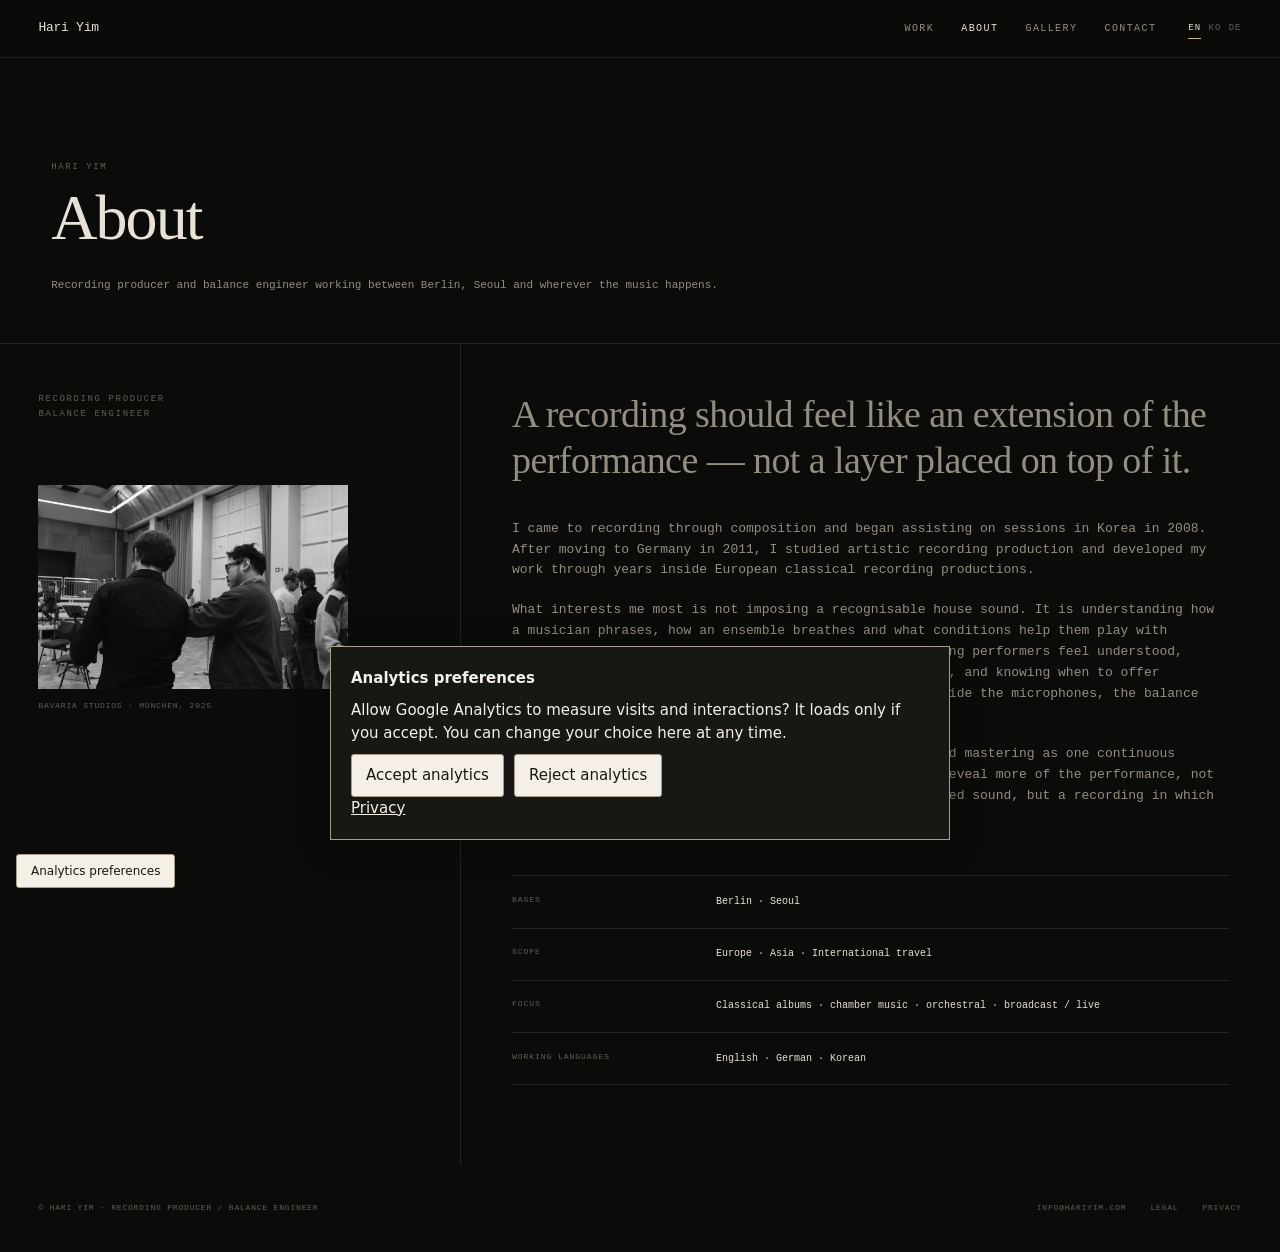
<file: about.html>
<!doctype html><html lang="en"><head><meta charset="UTF-8">
<meta name="viewport" content="width=device-width,initial-scale=1">
<title>About — Hari Yim</title>
<meta name="description" content="About Hari Yim, a Berlin-based classical recording producer and balance engineer working internationally.">
<link rel="canonical" href="https://hariyim.com/about.html">
<meta property="og:type" content="website"><meta property="og:title" content="About — Hari Yim"><meta property="og:description" content="About Hari Yim, a Berlin-based classical recording producer and balance engineer working internationally."><meta property="og:url" content="https://hariyim.com/about.html">
<meta name="twitter:card" content="summary_large_image">
<link rel="stylesheet" href="assets/site.css"><script defer src="/assets/analytics.js?v=20261020-1"></script></head><body><a class="skip-link" href="#main">Skip to content</a>
<nav class="site-nav">
  <a class="brand" href="index.html">Hari Yim</a>
  <div class="nav-cluster">
    <ul class="nav-links">
      <li><a href="work.html" data-i18n="nav_work">Work</a></li>
      <li><a href="about.html" aria-current="page" data-i18n="nav_about">About</a></li>
      <li><a href="gallery.html" data-i18n="nav_gallery">Gallery</a></li>
      <li><a href="contact.html" data-i18n="nav_contact">Contact</a></li>
    </ul>
    <div class="lang-switch" aria-label="Language">
      <button data-lang="en" type="button">EN</button><button data-lang="ko" type="button">KO</button><button data-lang="de" type="button">DE</button>
    </div>
    <button class="nav-toggle" type="button" aria-label="Open menu" aria-expanded="false"><span></span><span></span></button>
  </div>
</nav>
<main id="main" class="shell"><header class="page-hero"><div class="eyebrow">Hari Yim</div><h1 data-i18n="about_title">About</h1><p data-i18n="about_intro">Recording producer and balance engineer working between Berlin, Seoul and wherever the music happens.</p></header>
<section class="about-layout"><aside class="about-aside"><div class="eyebrow">Recording Producer<br>Balance Engineer</div><figure class="about-aside-photo"><img src="gallery/2025-bavarian-studio-muenchen.jpg" alt="Hari Yim in conversation during a recording session at Bavaria Studios in Munich" width="1123" height="749"><figcaption>Bavaria Studios · München, 2025</figcaption></figure></aside><div class="about-main"><p class="lead" data-i18n="about_lead">A recording should feel like an extension of the performance — not a layer placed on top of it.</p><p data-i18n="about_body_1">I came to recording through composition and began assisting on sessions in Korea in 2008. After moving to Germany in 2011, I studied artistic recording production and developed my work through years inside European classical recording productions.</p><p data-i18n="about_body_2">What interests me most is not imposing a recognisable house sound. It is understanding how a musician phrases, how an ensemble breathes and what conditions help them play with freedom and confidence. That begins with listening: making performers feel understood, keeping the session focused without making it mechanical, and knowing when to offer direction and when to leave space. Those observations guide the microphones, the balance and the decisions made later in the edit.</p><p data-i18n="about_body_3">I see planning, producing, recording, editing, mixing and mastering as one continuous artistic process. Every technical decision should help reveal more of the performance, not draw attention to itself. The aim is not simply a polished sound, but a recording in which the performer can recognise their own musical voice.</p>
<div class="about-list"><div class="about-list-row"><div class="key" data-i18n="about_base">Bases</div><div class="value" data-i18n="about_base_v">Berlin · Seoul</div></div><div class="about-list-row"><div class="key" data-i18n="about_scope">Scope</div><div class="value" data-i18n="about_scope_v">Europe · Asia · International travel</div></div><div class="about-list-row"><div class="key" data-i18n="about_focus">Focus</div><div class="value" data-i18n="about_focus_v">Classical albums · chamber music · orchestral · broadcast / live</div></div><div class="about-list-row"><div class="key" data-i18n="about_languages">Working languages</div><div class="value" data-i18n="about_languages_v">English · German · Korean</div></div></div></div></section></main><footer class="site-footer">
  <div>© Hari Yim · Recording Producer / Balance Engineer</div>
  <div class="footer-links"><a href="mailto:info@hariyim.com">info@hariyim.com</a><a href="impressum.html" data-i18n="legal">Legal</a><a href="privacy.html" data-i18n="privacy">Privacy</a></div>
</footer><script src="assets/site.js"></script></body></html>
</file>
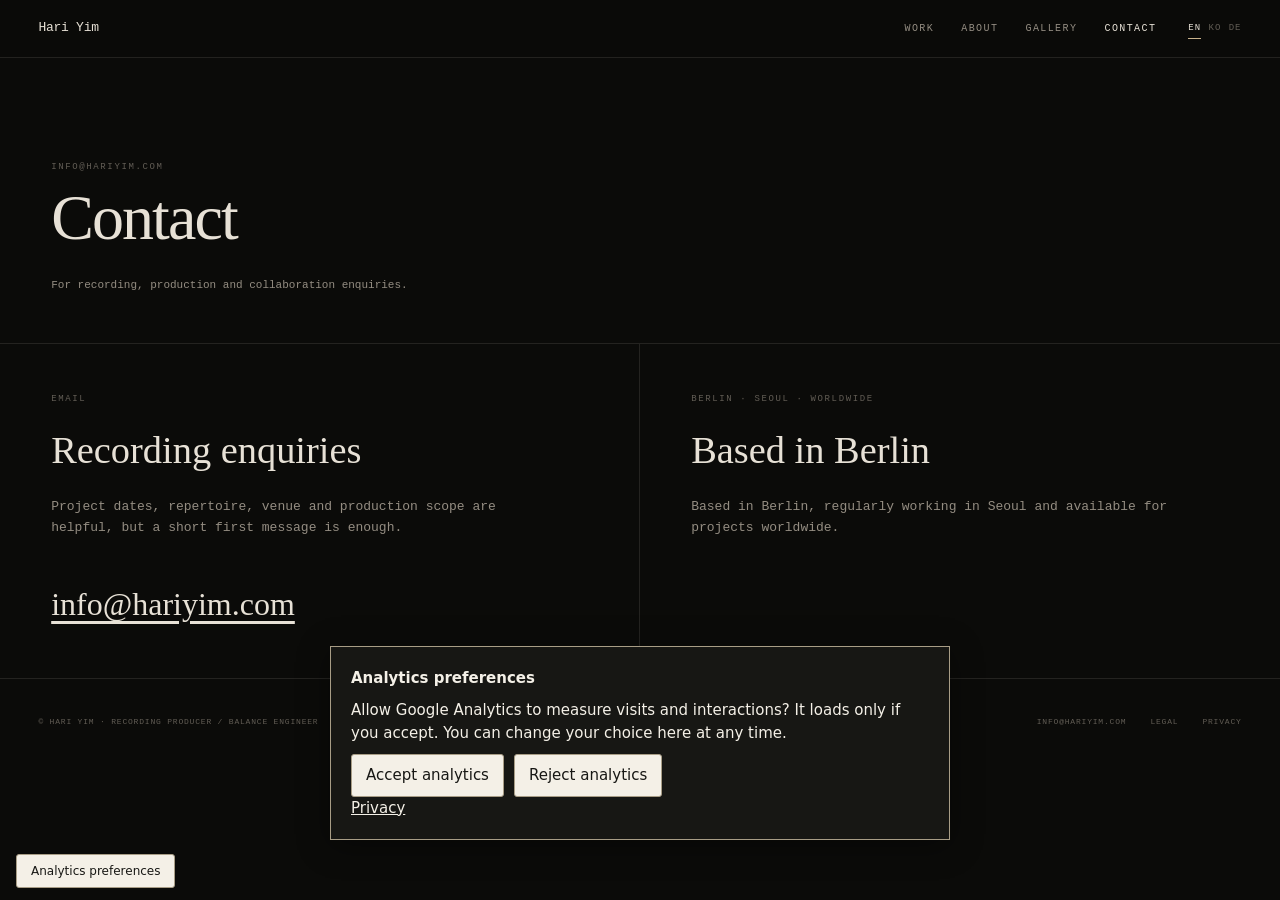
<file: contact.html>
<!doctype html><html lang="en"><head><meta charset="UTF-8">
<meta name="viewport" content="width=device-width,initial-scale=1">
<title>Contact — Hari Yim</title>
<meta name="description" content="Contact Hari Yim for classical recording, production and international collaboration enquiries.">
<link rel="canonical" href="https://hariyim.com/contact.html">
<meta property="og:type" content="website"><meta property="og:title" content="Contact — Hari Yim"><meta property="og:description" content="Contact Hari Yim for classical recording, production and international collaboration enquiries."><meta property="og:url" content="https://hariyim.com/contact.html">
<meta name="twitter:card" content="summary_large_image">
<link rel="stylesheet" href="assets/site.css"><script defer src="/assets/analytics.js?v=20261020-1"></script></head><body><a class="skip-link" href="#main">Skip to content</a>
<nav class="site-nav">
  <a class="brand" href="index.html">Hari Yim</a>
  <div class="nav-cluster">
    <ul class="nav-links">
      <li><a href="work.html" data-i18n="nav_work">Work</a></li>
      <li><a href="about.html" data-i18n="nav_about">About</a></li>
      <li><a href="gallery.html" data-i18n="nav_gallery">Gallery</a></li>
      <li><a href="contact.html" aria-current="page" data-i18n="nav_contact">Contact</a></li>
    </ul>
    <div class="lang-switch" aria-label="Language">
      <button data-lang="en" type="button">EN</button><button data-lang="ko" type="button">KO</button><button data-lang="de" type="button">DE</button>
    </div>
    <button class="nav-toggle" type="button" aria-label="Open menu" aria-expanded="false"><span></span><span></span></button>
  </div>
</nav>
<main id="main" class="shell"><header class="page-hero"><div class="eyebrow">info@hariyim.com</div><h1 data-i18n="contact_title">Contact</h1><p data-i18n="contact_intro">For recording, production and collaboration enquiries.</p></header>
<section class="contact-grid"><div class="contact-block"><div class="eyebrow" data-i18n="email">Email</div><h2 data-i18n="contact_email_title">Recording enquiries</h2><p data-i18n="contact_email_text">Project dates, repertoire, venue and production scope are helpful, but a short first message is enough.</p><a class="contact-email" href="mailto:info@hariyim.com">info@hariyim.com</a></div><div class="contact-block"><div class="eyebrow">Berlin · Seoul · Worldwide</div><h2 data-i18n="contact_base_title">Based in Berlin</h2><p data-i18n="contact_base_text">Based in Berlin, regularly working in Seoul and available for projects worldwide.</p></div></section></main><footer class="site-footer">
  <div>© Hari Yim · Recording Producer / Balance Engineer</div>
  <div class="footer-links"><a href="mailto:info@hariyim.com">info@hariyim.com</a><a href="impressum.html" data-i18n="legal">Legal</a><a href="privacy.html" data-i18n="privacy">Privacy</a></div>
</footer><script src="assets/site.js"></script></body></html>
</file>
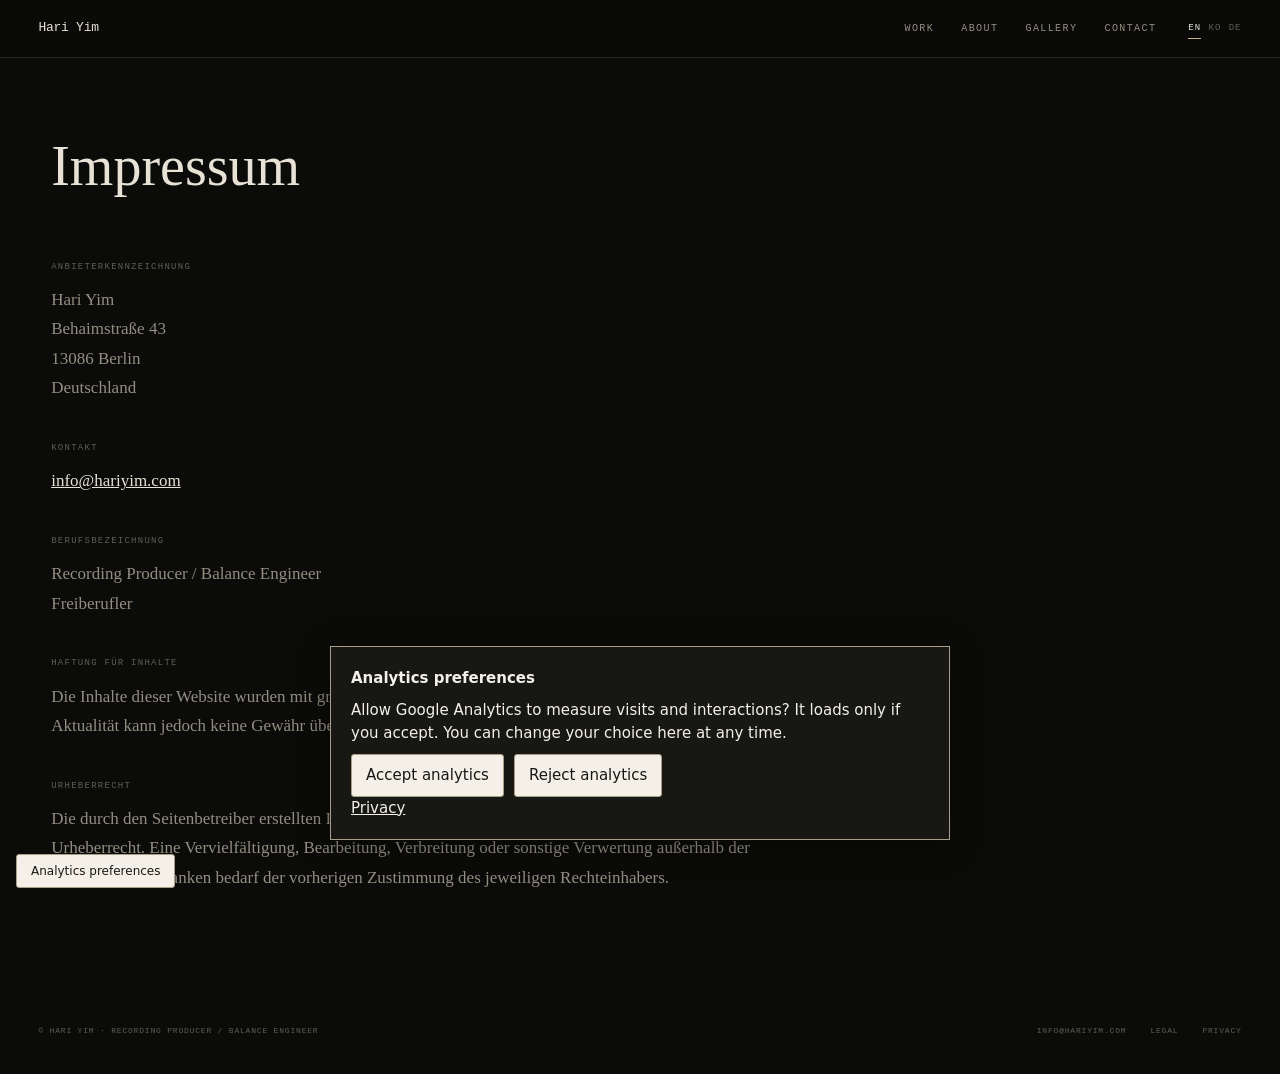
<file: impressum.html>
<!doctype html><html lang="de"><head><meta charset="UTF-8">
<meta name="viewport" content="width=device-width,initial-scale=1">
<title>Impressum — Hari Yim</title>
<meta name="description" content="Impressum und Anbieterkennzeichnung für hariyim.com.">
<link rel="canonical" href="https://hariyim.com/impressum.html">
<meta property="og:type" content="website"><meta property="og:title" content="Impressum — Hari Yim"><meta property="og:description" content="Impressum und Anbieterkennzeichnung für hariyim.com."><meta property="og:url" content="https://hariyim.com/impressum.html">
<meta name="twitter:card" content="summary_large_image">
<link rel="stylesheet" href="assets/site.css"><script defer src="/assets/analytics.js?v=20261020-1"></script></head><body><a class="skip-link" href="#main">Skip to content</a>
<nav class="site-nav">
  <a class="brand" href="index.html">Hari Yim</a>
  <div class="nav-cluster">
    <ul class="nav-links">
      <li><a href="work.html" data-i18n="nav_work">Work</a></li>
      <li><a href="about.html" data-i18n="nav_about">About</a></li>
      <li><a href="gallery.html" data-i18n="nav_gallery">Gallery</a></li>
      <li><a href="contact.html" data-i18n="nav_contact">Contact</a></li>
    </ul>
    <div class="lang-switch" aria-label="Language">
      <button data-lang="en" type="button">EN</button><button data-lang="ko" type="button">KO</button><button data-lang="de" type="button">DE</button>
    </div>
    <button class="nav-toggle" type="button" aria-label="Open menu" aria-expanded="false"><span></span><span></span></button>
  </div>
</nav>
<main id="main" class="shell"><div class="legal"><h1>Impressum</h1><h2>Anbieterkennzeichnung</h2><p>Hari Yim<br>Behaimstraße 43<br>13086 Berlin<br>Deutschland</p><h2>Kontakt</h2><p><a href="mailto:info@hariyim.com">info@hariyim.com</a></p><h2>Berufsbezeichnung</h2><p>Recording Producer / Balance Engineer<br>Freiberufler</p><h2>Haftung für Inhalte</h2><p>Die Inhalte dieser Website wurden mit größtmöglicher Sorgfalt erstellt. Für Richtigkeit, Vollständigkeit und Aktualität kann jedoch keine Gewähr übernommen werden. Für eigene Inhalte gelten die allgemeinen Gesetze.</p><h2>Urheberrecht</h2><p>Die durch den Seitenbetreiber erstellten Inhalte und Werke auf diesen Seiten unterliegen dem deutschen Urheberrecht. Eine Vervielfältigung, Bearbeitung, Verbreitung oder sonstige Verwertung außerhalb der gesetzlichen Schranken bedarf der vorherigen Zustimmung des jeweiligen Rechteinhabers.</p></div></main><footer class="site-footer">
  <div>© Hari Yim · Recording Producer / Balance Engineer</div>
  <div class="footer-links"><a href="mailto:info@hariyim.com">info@hariyim.com</a><a href="impressum.html" data-i18n="legal">Legal</a><a href="privacy.html" data-i18n="privacy">Privacy</a></div>
</footer><script src="assets/site.js"></script></body></html>
</file>
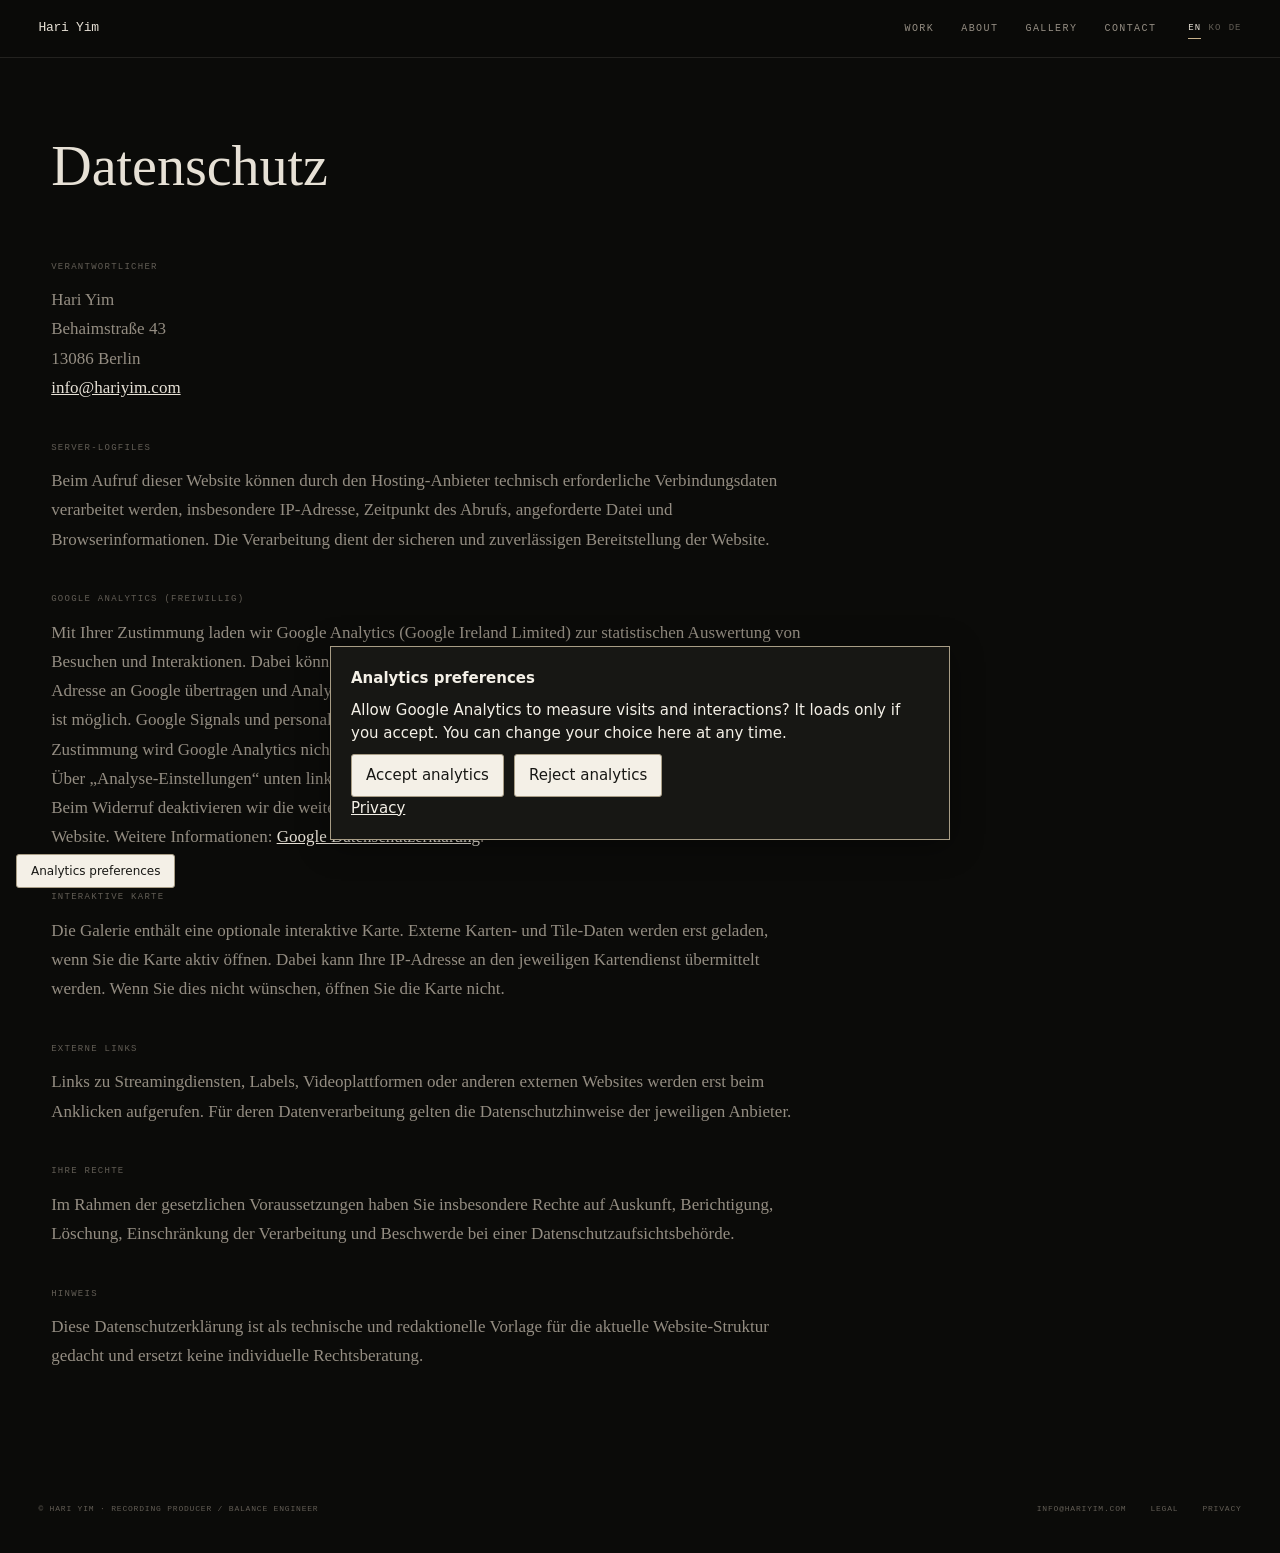
<file: privacy.html>
<!doctype html><html lang="de"><head><meta charset="UTF-8">
<meta name="viewport" content="width=device-width,initial-scale=1">
<title>Datenschutz — Hari Yim</title>
<meta name="description" content="Datenschutzhinweise für hariyim.com.">
<link rel="canonical" href="https://hariyim.com/privacy.html">
<meta property="og:type" content="website"><meta property="og:title" content="Datenschutz — Hari Yim"><meta property="og:description" content="Datenschutzhinweise für hariyim.com."><meta property="og:url" content="https://hariyim.com/privacy.html">
<meta name="twitter:card" content="summary_large_image">
<link rel="stylesheet" href="assets/site.css"><script defer src="/assets/analytics.js?v=20261020-1"></script></head><body><a class="skip-link" href="#main">Skip to content</a>
<nav class="site-nav">
  <a class="brand" href="index.html">Hari Yim</a>
  <div class="nav-cluster">
    <ul class="nav-links">
      <li><a href="work.html" data-i18n="nav_work">Work</a></li>
      <li><a href="about.html" data-i18n="nav_about">About</a></li>
      <li><a href="gallery.html" data-i18n="nav_gallery">Gallery</a></li>
      <li><a href="contact.html" data-i18n="nav_contact">Contact</a></li>
    </ul>
    <div class="lang-switch" aria-label="Language">
      <button data-lang="en" type="button">EN</button><button data-lang="ko" type="button">KO</button><button data-lang="de" type="button">DE</button>
    </div>
    <button class="nav-toggle" type="button" aria-label="Open menu" aria-expanded="false"><span></span><span></span></button>
  </div>
</nav>
<main id="main" class="shell"><div class="legal"><h1>Datenschutz</h1><h2>Verantwortlicher</h2><p>Hari Yim<br>Behaimstraße 43<br>13086 Berlin<br><a href="mailto:info@hariyim.com">info@hariyim.com</a></p><h2>Server-Logfiles</h2><p>Beim Aufruf dieser Website können durch den Hosting-Anbieter technisch erforderliche Verbindungsdaten verarbeitet werden, insbesondere IP-Adresse, Zeitpunkt des Abrufs, angeforderte Datei und Browserinformationen. Die Verarbeitung dient der sicheren und zuverlässigen Bereitstellung der Website.</p><h2>Google Analytics (freiwillig)</h2><p>Mit Ihrer Zustimmung laden wir Google Analytics (Google Ireland Limited) zur statistischen Auswertung von Besuchen und Interaktionen. Dabei können unter anderem Seitenaufrufe, Geräteinformationen und Ihre IP-Adresse an Google übertragen und Analyse-Cookies (_ga) gespeichert werden. Eine Verarbeitung in den USA ist möglich. Google Signals und personalisierte Werbung sind in unserer Einbindung deaktiviert. Ohne Zustimmung wird Google Analytics nicht geladen. Ihre Auswahl wird lokal in Ihrem Browser gespeichert. Über „Analyse-Einstellungen“ unten links können Sie Ihre Zustimmung jederzeit für die Zukunft widerrufen. Beim Widerruf deaktivieren wir die weitere Messung und entfernen erreichbare Analyse-Cookies dieser Website. Weitere Informationen: <a href="https://policies.google.com/privacy">Google Datenschutzerklärung</a>.</p><h2>Interaktive Karte</h2><p>Die Galerie enthält eine optionale interaktive Karte. Externe Karten- und Tile-Daten werden erst geladen, wenn Sie die Karte aktiv öffnen. Dabei kann Ihre IP-Adresse an den jeweiligen Kartendienst übermittelt werden. Wenn Sie dies nicht wünschen, öffnen Sie die Karte nicht.</p><h2>Externe Links</h2><p>Links zu Streamingdiensten, Labels, Videoplattformen oder anderen externen Websites werden erst beim Anklicken aufgerufen. Für deren Datenverarbeitung gelten die Datenschutzhinweise der jeweiligen Anbieter.</p><h2>Ihre Rechte</h2><p>Im Rahmen der gesetzlichen Voraussetzungen haben Sie insbesondere Rechte auf Auskunft, Berichtigung, Löschung, Einschränkung der Verarbeitung und Beschwerde bei einer Datenschutzaufsichtsbehörde.</p><h2>Hinweis</h2><p>Diese Datenschutzerklärung ist als technische und redaktionelle Vorlage für die aktuelle Website-Struktur gedacht und ersetzt keine individuelle Rechtsberatung.</p></div></main><footer class="site-footer">
  <div>© Hari Yim · Recording Producer / Balance Engineer</div>
  <div class="footer-links"><a href="mailto:info@hariyim.com">info@hariyim.com</a><a href="impressum.html" data-i18n="legal">Legal</a><a href="privacy.html" data-i18n="privacy">Privacy</a></div>
</footer><script src="assets/site.js"></script></body></html>
</file>
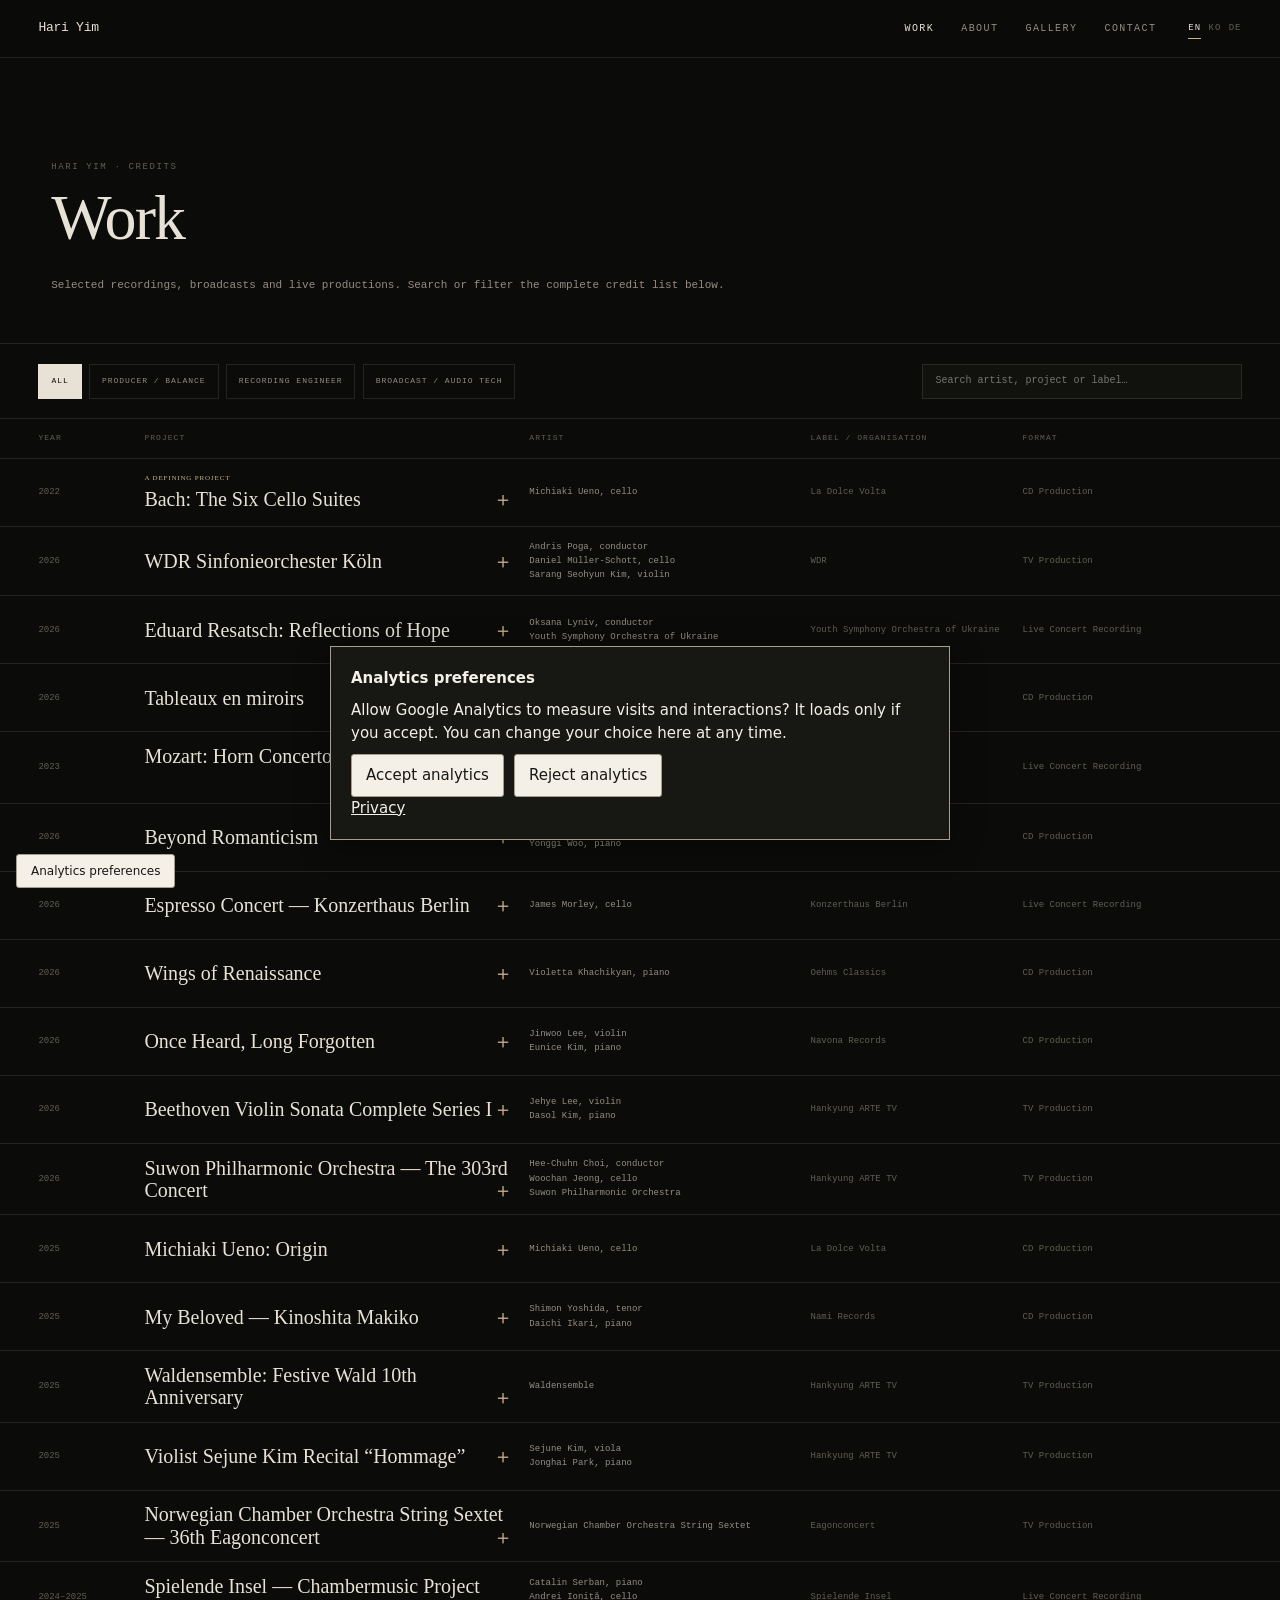
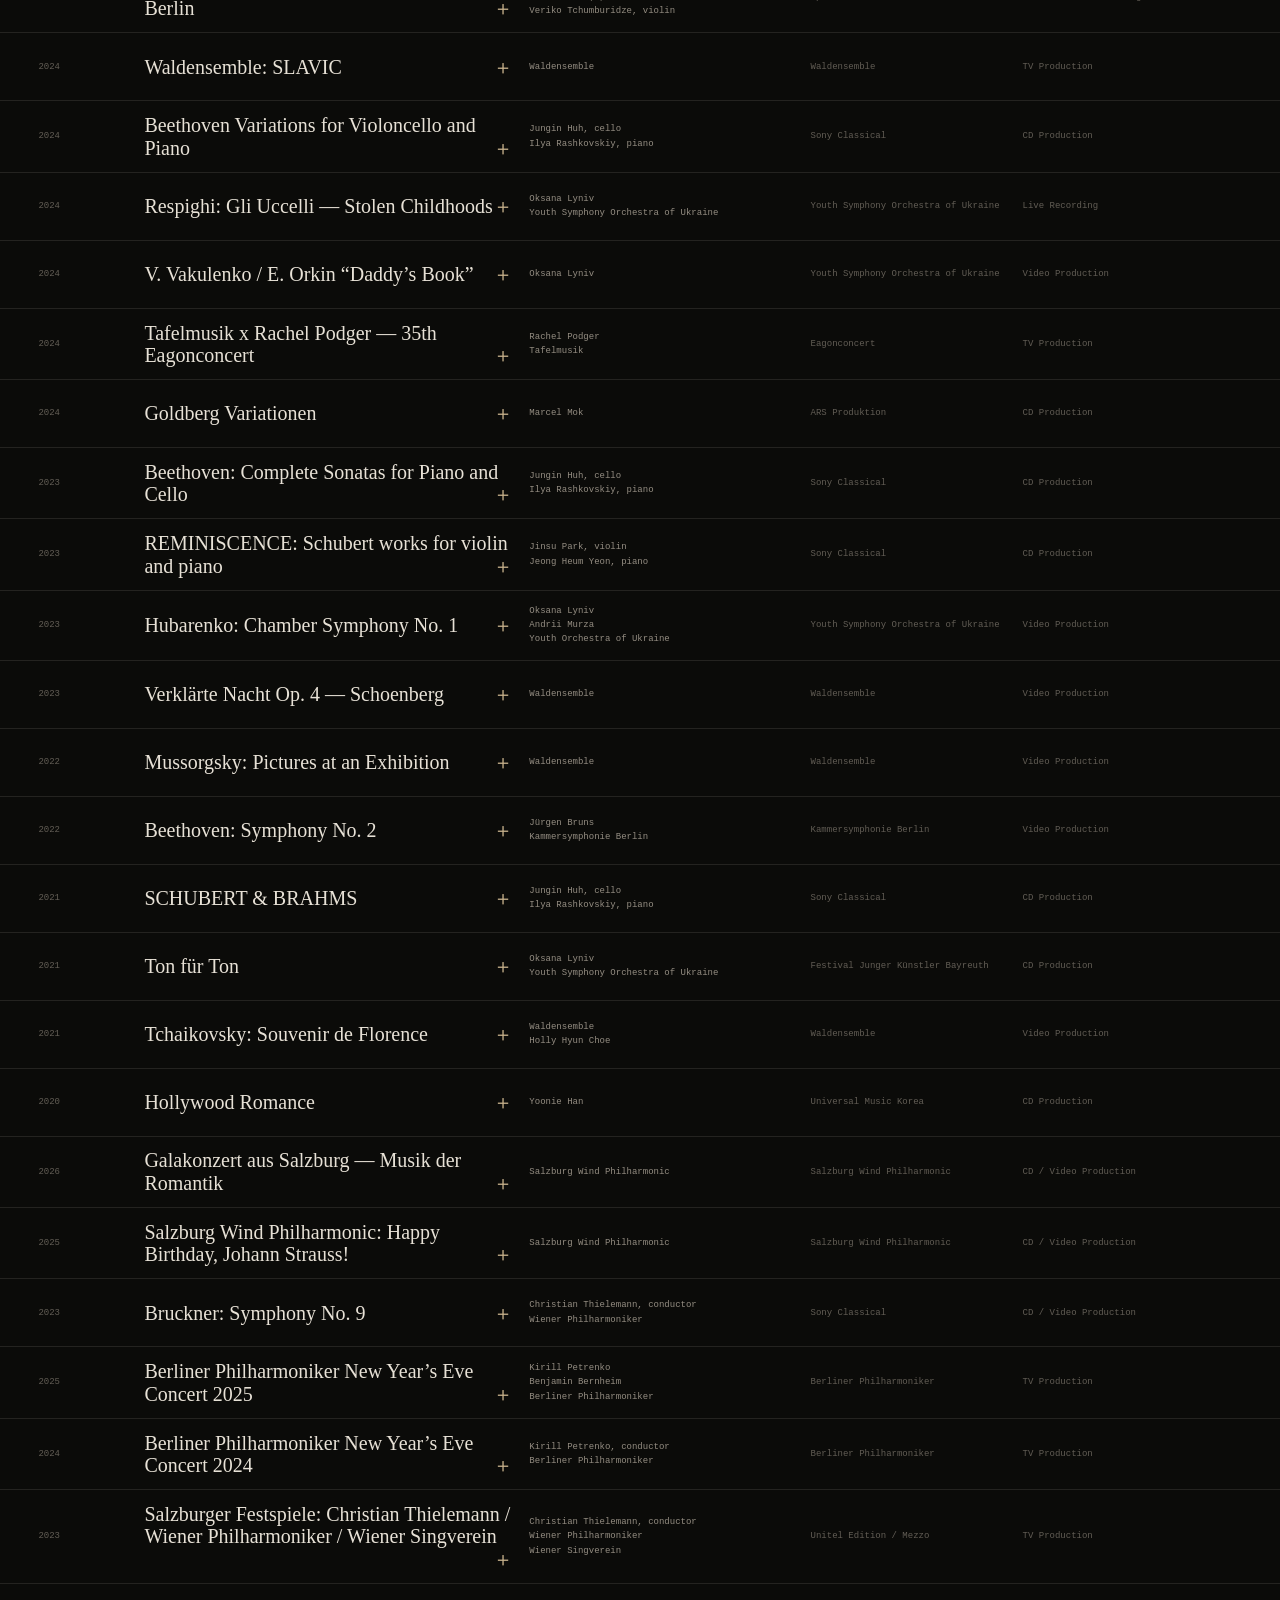
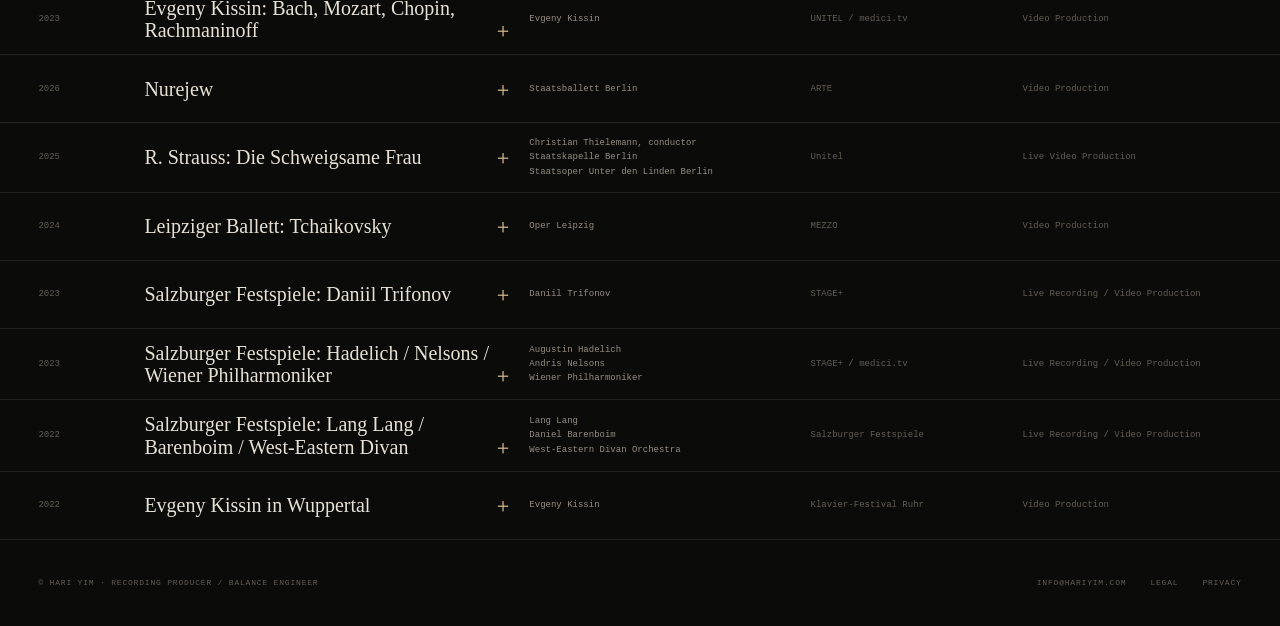
<file: work.html>
<!doctype html><html lang="en"><head><meta charset="UTF-8">
<meta name="viewport" content="width=device-width,initial-scale=1">
<title>Work — Hari Yim</title>
<meta name="description" content="Selected and complete recording credits for Hari Yim, Recording Producer and Balance Engineer.">
<link rel="canonical" href="https://hariyim.com/work.html">
<meta property="og:type" content="website"><meta property="og:title" content="Work — Hari Yim"><meta property="og:description" content="Selected and complete recording credits for Hari Yim, Recording Producer and Balance Engineer."><meta property="og:url" content="https://hariyim.com/work.html">
<meta name="twitter:card" content="summary_large_image">
<link rel="stylesheet" href="assets/site.css?v=20261123-portfolio-1"><script defer src="/assets/analytics.js?v=20261020-1"></script></head><body><a class="skip-link" href="#main">Skip to content</a>
<nav class="site-nav">
  <a class="brand" href="index.html">Hari Yim</a>
  <div class="nav-cluster">
    <ul class="nav-links">
      <li><a href="work.html" aria-current="page" data-i18n="nav_work">Work</a></li>
      <li><a href="about.html" data-i18n="nav_about">About</a></li>
      <li><a href="gallery.html" data-i18n="nav_gallery">Gallery</a></li>
      <li><a href="contact.html" data-i18n="nav_contact">Contact</a></li>
    </ul>
    <div class="lang-switch" aria-label="Language">
      <button data-lang="en" type="button">EN</button><button data-lang="ko" type="button">KO</button><button data-lang="de" type="button">DE</button>
    </div>
    <button class="nav-toggle" type="button" aria-label="Open menu" aria-expanded="false"><span></span><span></span></button>
  </div>
</nav>
<main id="main" class="shell"><header class="page-hero"><div class="eyebrow">Hari Yim · Credits</div><h1 data-i18n="work_title">Work</h1><p data-i18n="work_intro">Selected recordings, broadcasts and live productions. Search or filter the complete credit list below.</p></header>
<section class="filters"><div class="filter-buttons"><button class="filter-btn active" data-role-filter="all" data-i18n="filter_all">All</button><button class="filter-btn" data-role-filter="producer" data-i18n="filter_producer">Producer / Balance</button><button class="filter-btn" data-role-filter="engineer" data-i18n="filter_engineer">Recording Engineer</button><button class="filter-btn" data-role-filter="tech" data-i18n="filter_tech">Broadcast / Audio Tech</button></div><input class="search-input" type="search" data-project-search data-i18n-placeholder="search_placeholder" placeholder="Search artist, project or label…" aria-label="Search projects"></section>
<div class="work-header"><div data-i18n="work_year">Year</div><div data-i18n="work_project">Project</div><div data-i18n="work_artist">Artist</div><div data-i18n="work_label">Label / Organisation</div><div data-i18n="work_format">Format</div></div><div class="work-table" data-work-list></div><div class="empty-state" data-empty data-i18n="no_results">No matching projects.</div></main><footer class="site-footer">
  <div>© Hari Yim · Recording Producer / Balance Engineer</div>
  <div class="footer-links"><a href="mailto:info@hariyim.com">info@hariyim.com</a><a href="impressum.html" data-i18n="legal">Legal</a><a href="privacy.html" data-i18n="privacy">Privacy</a></div>
</footer>
<script src="assets/projects.js?v=20261123-portfolio-1"></script><script src="assets/site.js?v=20261123-portfolio-1"></script><script src="assets/projects-ui.js?v=20261123-bach-cover-1"></script></body></html>
</file>
<file: assets/site.css>
:root {
  --bg: #0b0b09;
  --surface: #11110e;
  --surface-2: #171611;
  --text: #e7e1d6;
  --muted: #948d82;
  --faint: #625d55;
  --accent: #c8b28c;
  --line: rgba(231,225,214,.11);
  --line-strong: rgba(231,225,214,.22);
  --serif: "Iowan Old Style", Baskerville, "Times New Roman", Georgia, serif;
  --mono: "SFMono-Regular", Menlo, Monaco, Consolas, "Liberation Mono", monospace;
  --max: 1440px;
}

* { box-sizing: border-box; }
html { scroll-behavior: smooth; background: var(--bg); }
body {
  margin: 0;
  background: var(--bg);
  color: var(--text);
  font-family: var(--mono);
  font-size: 13px;
  line-height: 1.6;
  -webkit-font-smoothing: antialiased;
  text-rendering: optimizeLegibility;
}
body.menu-open { overflow: hidden; }
a { color: inherit; }
img { max-width: 100%; }
button, input { font: inherit; }
::selection { background: var(--text); color: var(--bg); }

.skip-link {
  position: fixed; left: 1rem; top: -4rem; z-index: 999;
  background: var(--text); color: var(--bg); padding: .7rem 1rem;
  text-decoration: none;
}
.skip-link:focus { top: 1rem; }

.site-nav {
  position: sticky; top: 0; z-index: 100;
  height: 58px;
  display: flex; align-items: center; justify-content: space-between;
  padding: 0 clamp(1.2rem, 3vw, 3rem);
  background: rgba(11,11,9,.92);
  backdrop-filter: blur(16px);
  border-bottom: 1px solid var(--line);
}
.brand {
  font-family: var(--mono); font-size: 13px; letter-spacing: -.02em;
  text-decoration: none; white-space: nowrap;
}
.nav-cluster { display: flex; align-items: center; gap: 2rem; }
.nav-links { display: flex; align-items: center; gap: 1.7rem; list-style: none; padding: 0; margin: 0; }
.nav-links a {
  color: var(--muted); text-decoration: none; text-transform: uppercase;
  font-size: 10px; letter-spacing: .14em; transition: color .2s;
}
.nav-links a:hover, .nav-links a[aria-current="page"] { color: var(--text); }
.lang-switch { display: flex; align-items: center; gap: .45rem; }
.lang-switch button {
  border: 0; background: none; padding: .15rem 0; color: var(--faint);
  font-size: 9px; letter-spacing: .12em; cursor: pointer; border-bottom: 1px solid transparent;
}
.lang-switch button.active { color: var(--text); border-color: var(--accent); }
.nav-toggle { display: none; border: 0; background: none; color: var(--text); cursor: pointer; padding: .5rem; }
.nav-toggle span { display: block; width: 21px; height: 1px; background: currentColor; margin: 5px 0; }

.shell { max-width: var(--max); margin: 0 auto; }
.eyebrow {
  color: var(--faint); text-transform: uppercase; letter-spacing: .18em;
  font-size: 9px;
}
.section-rule { border-top: 1px solid var(--line); }
.section-head {
  display: flex; align-items: baseline; justify-content: space-between; gap: 2rem;
  padding: 1.6rem clamp(1.2rem, 3vw, 3rem);
  border-bottom: 1px solid var(--line);
}
.section-head h2, .section-head p { margin: 0; }
.section-head h2 { font-size: 10px; font-weight: 400; letter-spacing: .18em; text-transform: uppercase; color: var(--muted); }
.section-head p { font-size: 9px; color: var(--faint); letter-spacing: .08em; }

.hero {
  display: grid; grid-template-columns: minmax(0,1.15fr) minmax(320px,.85fr);
  min-height: min(690px, calc(100vh - 58px));
  border-bottom: 1px solid var(--line);
}
.hero-copy {
  padding: clamp(4rem, 9vw, 8.5rem) clamp(1.2rem, 4.5vw, 4.5rem) 4rem;
  display: flex; flex-direction: column; justify-content: space-between;
  min-height: 560px;
}
.hero-kicker { color: var(--muted); font-size: 10px; letter-spacing: .16em; text-transform: uppercase; }
.hero h1 {
  font-family: var(--mono); font-weight: 400; font-size: clamp(42px, 4.4vw, 58px);
  line-height: 1.02; letter-spacing: -.055em; margin: 1.35rem 0 2rem;
}
.hero-role { font-size: 11px; letter-spacing: .16em; text-transform: uppercase; color: var(--muted); }
.hero-tagline {
  font-family: var(--serif); font-size: clamp(22px, 2vw, 32px); line-height: 1.2;
  max-width: 540px; color: #d5cec2; margin: 1rem 0 0;
}
.hero-sub {
  max-width: 600px; color: var(--muted); margin-top: 1.2rem;
  font-size: 11px; line-height: 1.8;
}
.hero-image-wrap { position: relative; min-height: 560px; overflow: hidden; border-left: 1px solid var(--line); }
.hero-image { width: 100%; height: 100%; object-fit: cover; object-position: 44% center; display: block; filter: grayscale(10%) contrast(.95); }
.hero-image-wrap::after {
  content: ""; position: absolute; inset: 0;
  background: linear-gradient(to top, rgba(11,11,9,.33), transparent 38%);
  pointer-events: none;
}
.hero-caption {
  position: absolute; z-index: 2; left: 1.2rem; bottom: 1rem;
  color: rgba(231,225,214,.72); font-size: 8px; letter-spacing: .12em; text-transform: uppercase;
}

.proof-strip {
  display: grid; grid-template-columns: repeat(4, 1fr);
  border-bottom: 1px solid var(--line);
}
.proof { padding: 1.5rem clamp(1.2rem,3vw,3rem); border-right: 1px solid var(--line); min-height: 94px; }
.proof:last-child { border-right: 0; }
.proof strong { display: block; font-family: var(--serif); font-size: 28px; font-weight: 400; line-height: 1; margin-bottom: .55rem; }
.proof span { color: var(--faint); font-size: 8px; letter-spacing: .14em; text-transform: uppercase; }

.intro-grid { display: grid; grid-template-columns: .85fr 1.5fr; border-bottom: 1px solid var(--line); }
.intro-label { padding: 3rem clamp(1.2rem,3vw,3rem); border-right: 1px solid var(--line); }
.intro-copy { padding: 3rem clamp(1.2rem,4vw,4rem) 3.5rem; }
.intro-copy p {
  font-family: var(--serif); font-size: clamp(23px, 2.6vw, 36px); line-height: 1.22;
  letter-spacing: -.015em; margin: 0; max-width: 990px;
}
.intro-copy .small { font-family: var(--mono); font-size: 10px; line-height: 1.8; color: var(--muted); max-width: 720px; margin-top: 1.4rem; }
.text-link {
  display: inline-flex; align-items: center; gap: .55rem; margin-top: 1.8rem;
  text-decoration: none; font-size: 9px; letter-spacing: .14em; text-transform: uppercase; color: var(--accent);
}
.text-link::after { content: "↗"; transition: transform .2s; }
.text-link:hover::after { transform: translate(3px,-3px); }

.featured-grid { display: grid; grid-template-columns: repeat(3, 1fr); }
.project-card {
  min-height: 260px; padding: 2rem clamp(1.2rem, 2.6vw, 2.6rem);
  border-right: 1px solid var(--line); border-bottom: 1px solid var(--line);
  display: flex; flex-direction: column; justify-content: space-between;
  text-decoration: none; position: relative; overflow: hidden; transition: background .2s;
}
.project-card:nth-child(3n) { border-right: 0; }
.project-card:hover { background: var(--surface); }
.project-meta { display: flex; align-items: center; justify-content: space-between; gap: 1rem; color: var(--faint); font-size: 8px; letter-spacing: .12em; text-transform: uppercase; }
.project-note { margin-top: 2.2rem; color: var(--accent); font-size: 8px; letter-spacing: .12em; text-transform: uppercase; }
.project-card h3 { font-family: var(--serif); font-weight: 400; font-size: clamp(23px,2.2vw,34px); line-height: 1.06; margin: 2.4rem 0 1rem; letter-spacing: -.015em; }
.project-card .project-note + h3 { margin-top: .75rem; }
.project-artist { color: var(--muted); font-size: 10px; white-space: pre-line; }
.project-foot { display: flex; align-items: flex-end; justify-content: space-between; gap: 1rem; margin-top: 2.5rem; }
.project-label { color: var(--faint); font-size: 8px; letter-spacing: .11em; text-transform: uppercase; }
.project-action { color: var(--accent); font-size: 8px; letter-spacing: .12em; text-transform: uppercase; }

.partner-row { display: flex; gap: 1rem 2.4rem; flex-wrap: wrap; padding: 2rem clamp(1.2rem,3vw,3rem) 2.5rem; border-bottom: 1px solid var(--line); }
.partner-row span { font-family: var(--serif); font-size: clamp(18px,2vw,28px); color: #bdb5aa; }

.cta {
  display: grid; grid-template-columns: 1fr auto; gap: 2rem; align-items: end;
  padding: clamp(3rem,7vw,6rem) clamp(1.2rem,4vw,4rem);
  border-bottom: 1px solid var(--line);
}
.cta h2 { font-family: var(--serif); font-weight: 400; font-size: clamp(30px,4vw,54px); line-height: 1.05; letter-spacing: -.025em; margin: 0; max-width: 920px; }
.cta p { color: var(--muted); max-width: 560px; margin: 1rem 0 0; font-size: 10px; }
.cta-link {
  display: inline-flex; align-items: center; justify-content: center; min-width: 180px;
  border: 1px solid var(--line-strong); padding: 1rem 1.3rem; text-decoration: none;
  color: var(--text); font-size: 9px; letter-spacing: .13em; text-transform: uppercase; transition: .2s;
}
.cta-link:hover { background: var(--text); color: var(--bg); }

.page-hero { padding: clamp(4rem,8vw,7rem) clamp(1.2rem,4vw,4rem) 3rem; border-bottom: 1px solid var(--line); }
.page-hero h1 { font-family: var(--serif); font-weight: 400; font-size: clamp(40px,5vw,66px); line-height: 1; letter-spacing: -.03em; margin: .7rem 0 1.6rem; }
.page-hero p { max-width: 700px; color: var(--muted); margin: 0; font-size: 11px; line-height: 1.8; }

.filters { display: grid; grid-template-columns: 1fr auto; gap: 1rem; padding: 1.2rem clamp(1.2rem,3vw,3rem); border-bottom: 1px solid var(--line); }
.filter-buttons { display: flex; gap: .45rem; flex-wrap: wrap; }
.filter-btn { background: transparent; border: 1px solid var(--line); color: var(--muted); padding: .48rem .75rem; cursor: pointer; font-size: 8px; letter-spacing: .12em; text-transform: uppercase; }
.filter-btn:hover { border-color: var(--line-strong); color: var(--text); }
.filter-btn.active { background: var(--text); color: var(--bg); border-color: var(--text); }
.search-input { width: min(320px, 40vw); background: var(--surface); border: 1px solid var(--line); color: var(--text); padding: .55rem .8rem; outline: none; font-size: 10px; }
.search-input:focus { border-color: var(--accent); }

.work-table { width: 100%; }
.work-header, .work-row { display: grid; grid-template-columns: 90px 1.6fr 1.15fr .85fr .95fr; gap: 1rem; align-items: center; }
.work-header { padding: .8rem clamp(1.2rem,3vw,3rem); border-bottom: 1px solid var(--line); color: var(--faint); font-size: 8px; letter-spacing: .13em; text-transform: uppercase; }
.work-row { width: 100%; min-height: 68px; padding: .8rem clamp(1.2rem,3vw,3rem); border: 0; border-bottom: 1px solid var(--line); background: transparent; color: inherit; text-align: left; cursor: pointer; transition: background .18s; }
.work-row:hover { background: var(--surface); }
.work-year, .work-label, .work-format { color: var(--faint); font-size: 9px; }
.work-title { font-family: var(--serif); font-size: 20px; line-height: 1.12; }
.work-badge { display: inline-block; margin-left: .45rem; vertical-align: middle; color: var(--accent); font-family: var(--sans); font-size: 8px; font-weight: 400; letter-spacing: .09em; line-height: 1.3; text-transform: uppercase; }
.work-note { display: block; margin-bottom: .35rem; color: var(--accent); font-family: var(--sans); font-size: 7px; font-weight: 400; letter-spacing: .12em; line-height: 1.2; text-transform: uppercase; }
.work-artist { color: var(--muted); font-size: 9px; white-space: pre-line; }
.work-row a { text-decoration: none; }
.work-row .open-link { color: var(--accent); float: right; }
.work-detail { display: grid; grid-template-columns: minmax(140px,220px) 1fr 1fr auto; gap: 2rem; padding: 1.3rem clamp(1.2rem,3vw,3rem) 1.6rem calc(clamp(1.2rem,3vw,3rem) + 90px + 1rem); border-bottom: 1px solid var(--line); background: var(--surface); }
.work-detail[hidden] { display: none; }
.work-detail div { display: grid; gap: .35rem; }
.work-detail .work-detail-image { display: block; }
.work-detail-image img { display: block; width: 100%; max-height: 230px; aspect-ratio: 1 / 1; object-fit: contain; object-position: left top; background: rgba(0,0,0,.18); }
.work-detail span { color: var(--faint); font-size: 8px; letter-spacing: .12em; text-transform: uppercase; }
.work-detail strong { font-weight: 400; color: var(--muted); font-size: 10px; white-space: pre-line; }
.work-detail a { color: var(--accent); text-decoration: none; font-size: 9px; letter-spacing: .1em; text-transform: uppercase; align-self: end; }
.work-detail .work-detail-actions { display: flex; flex-direction: column; align-items: flex-start; justify-content: flex-end; gap: .65rem; }
.empty-state { display: none; padding: 5rem 3rem; color: var(--muted); border-bottom: 1px solid var(--line); }

.about-layout { display: grid; grid-template-columns: .72fr 1.28fr; }
.about-aside { padding: 3rem clamp(1.2rem,3vw,3rem); border-right: 1px solid var(--line); }
.about-aside-photo { width: min(100%, 310px); margin: 4rem 0 0; }
.about-aside-photo img { display: block; width: 100%; height: auto; filter: contrast(.96); }
.about-aside-photo figcaption { margin-top: .65rem; color: var(--faint); font-size: 8px; letter-spacing: .1em; text-transform: uppercase; }
.about-main { padding: 3rem clamp(1.2rem,4vw,4rem) 5rem; }
.about-main .lead { font-family: var(--serif); font-size: clamp(24px,3vw,38px); line-height: 1.2; margin: 0 0 2.2rem; letter-spacing: -.015em; }
.about-main p { color: var(--muted); max-width: 760px; margin: 0 0 1.2rem; }
.about-list { margin-top: 3rem; border-top: 1px solid var(--line); }
.about-list-row { display: grid; grid-template-columns: 180px 1fr; gap: 1.5rem; padding: 1.1rem 0; border-bottom: 1px solid var(--line); }
.about-list-row .key { color: var(--faint); font-size: 8px; letter-spacing: .12em; text-transform: uppercase; }
.about-list-row .value { color: var(--text); font-size: 10px; }

.contact-grid { display: grid; grid-template-columns: 1fr 1fr; }
.contact-block { min-height: 330px; padding: 3rem clamp(1.2rem,4vw,4rem); border-right: 1px solid var(--line); border-bottom: 1px solid var(--line); }
.contact-block:nth-child(even) { border-right: 0; }
.contact-block h2 { font-family: var(--serif); font-weight: 400; font-size: clamp(26px,3vw,40px); margin: .8rem 0 1rem; }
.contact-block p { color: var(--muted); max-width: 500px; }
.contact-email { display: inline-block; margin-top: 1.7rem; font-family: var(--serif); font-size: clamp(20px,2.5vw,32px); text-underline-offset: .2em; }

.gallery-controls { padding: 1.1rem clamp(1.2rem,3vw,3rem); border-bottom: 1px solid var(--line); display: flex; gap: .45rem; flex-wrap: wrap; }
.gallery-grid { display: grid; grid-template-columns: repeat(12, 1fr); gap: 8px; padding: 8px; border-bottom: 1px solid var(--line); }
.gallery-item { grid-column: span 4; position: relative; overflow: hidden; background: var(--surface); cursor: zoom-in; min-height: 260px; }
.gallery-item.wide { grid-column: span 8; }
.gallery-item.tall { grid-row: span 2; }
.gallery-item img { width: 100%; height: 100%; min-height: 260px; object-fit: cover; display: block; transition: transform .5s ease, opacity .25s; filter: grayscale(8%); }
.gallery-item:hover img { transform: scale(1.015); opacity: .9; }
.gallery-item.hidden { display: none; }
.gallery-cap { position: absolute; inset: auto 0 0 0; padding: 2.2rem .9rem .75rem; background: linear-gradient(transparent,rgba(5,5,4,.78)); font-size: 8px; letter-spacing: .08em; color: rgba(255,255,255,.82); opacity: 0; transition: opacity .2s; }
.gallery-item:hover .gallery-cap { opacity: 1; }

.map-gate { padding: 3rem clamp(1.2rem,3vw,3rem) 4rem; border-bottom: 1px solid var(--line); }
.map-gate-inner { display: grid; grid-template-columns: 1fr auto; align-items: end; gap: 2rem; }
.map-gate h2 { font-family: var(--serif); font-size: clamp(30px,4vw,52px); font-weight: 400; margin: .4rem 0 .7rem; }
.map-gate p { color: var(--muted); max-width: 650px; margin: 0; font-size: 10px; }
#loc-map { height: 430px; margin-top: 2rem; border: 1px solid var(--line); display: none; }
.map-gate #loc-map { display: block; background: var(--surface); }
.map-note { color: var(--faint); font-size: 8px; margin-top: .75rem; }
.home-map-popup .maplibregl-popup-content {
  padding: .65rem .8rem;
  background: rgba(12,12,10,.96);
  border: 1px solid rgba(231,225,214,.24);
  border-radius: 0;
  box-shadow: 0 8px 24px rgba(0,0,0,.42);
  color: var(--text);
}
.home-map-popup .maplibregl-popup-tip { border-top-color: rgba(12,12,10,.96); }
.map-popup-city { display: block; color: #f4efe7; font-family: var(--serif); font-size: 15px; line-height: 1.2; }
.map-popup-country { display: block; margin-top: .2rem; color: #aaa39a; font-family: var(--mono); font-size: 9px; line-height: 1.2; letter-spacing: .08em; text-transform: uppercase; }

.lightbox { position: fixed; inset: 0; z-index: 900; background: rgba(4,4,3,.96); display: none; align-items: center; justify-content: center; padding: 3.5rem; }
.lightbox.open { display: flex; }
.lightbox img { max-width: 92vw; max-height: 88vh; object-fit: contain; }
.lightbox button { position: absolute; background: none; border: 0; color: var(--muted); cursor: pointer; font-size: 24px; }
.lightbox .close { right: 1.4rem; top: 1rem; }
.lightbox .prev { left: 1rem; top: 50%; }
.lightbox .next { right: 1rem; top: 50%; }
.lightbox .caption { position: absolute; bottom: 1rem; left: 50%; transform: translateX(-50%); color: var(--muted); font-size: 9px; white-space: nowrap; }

.legal { max-width: 860px; padding: 4rem clamp(1.2rem,4vw,4rem) 6rem; }
.legal h1 { font-family: var(--serif); font-size: clamp(36px,5vw,56px); font-weight: 400; margin: 0 0 3rem; }
.legal h2 { font-size: 9px; letter-spacing: .14em; text-transform: uppercase; color: var(--faint); margin: 2.4rem 0 .7rem; font-weight: 400; }
.legal p { font-family: var(--serif); font-size: 17px; color: var(--muted); line-height: 1.72; margin: 0; }
.legal a { color: var(--text); }

.site-footer { display: grid; grid-template-columns: 1fr auto; gap: 2rem; padding: 2.3rem clamp(1.2rem,3vw,3rem); color: var(--faint); font-size: 8px; letter-spacing: .1em; text-transform: uppercase; }
.footer-links { display: flex; gap: 1rem 1.5rem; flex-wrap: wrap; }
.footer-links a { text-decoration: none; }
.footer-links a:hover { color: var(--text); }

@media (max-width: 980px) {
  .hero { grid-template-columns: 1fr 45%; }
  .featured-grid { grid-template-columns: repeat(2,1fr); }
  .project-card:nth-child(3n) { border-right: 1px solid var(--line); }
  .project-card:nth-child(2n) { border-right: 0; }
  .work-header, .work-row { grid-template-columns: 70px 1.4fr 1fr .7fr; }
  .work-format { display: none; }
  .gallery-item { grid-column: span 6; }
  .gallery-item.wide { grid-column: span 6; }
}

@media (max-width: 720px) {
  .site-nav { height: 54px; }
  .nav-toggle { display: block; }
  .nav-cluster { gap: .8rem; }
  .nav-links {
    display: none; position: fixed; inset: 54px 0 0 0; background: var(--bg);
    padding: 2.2rem 1.2rem; flex-direction: column; align-items: flex-start; gap: 1.5rem;
  }
  .nav-links.open { display: flex; }
  .nav-links a { font-family: var(--serif); font-size: 34px; letter-spacing: -.02em; text-transform: none; color: var(--text); }
  .lang-switch { order: -1; }
  .hero { display: flex; flex-direction: column; min-height: auto; }
  .hero-image-wrap { order: -1; height: 48vh; min-height: 360px; border-left: 0; border-bottom: 1px solid var(--line); }
  .hero-copy { min-height: 390px; padding: 3rem 1.2rem 2.5rem; }
  .hero h1 { font-size: clamp(34px,10vw,40px); }
  .proof-strip { grid-template-columns: repeat(2,1fr); }
  .proof:nth-child(2) { border-right: 0; }
  .proof:nth-child(-n+2) { border-bottom: 1px solid var(--line); }
  .intro-grid { grid-template-columns: 1fr; }
  .intro-label { border-right: 0; border-bottom: 1px solid var(--line); padding: 1.4rem 1.2rem; }
  .intro-copy { padding: 2.3rem 1.2rem 3rem; }
  .featured-grid { grid-template-columns: 1fr; }
  .project-card { border-right: 0 !important; min-height: 235px; }
  .cta { grid-template-columns: 1fr; align-items: start; }
  .cta-link { justify-self: start; }
  .filters { grid-template-columns: 1fr; }
  .search-input { width: 100%; }
  .work-header { display: none; }
  .work-row { grid-template-columns: 58px 1fr; gap: .35rem 1rem; padding: 1rem 1.2rem; }
  .work-title { font-size: 19px; }
  .work-artist { grid-column: 2; }
  .work-label { grid-column: 2; }
  .work-format { display: block; grid-column: 2; }
  .work-detail { grid-template-columns: 1fr; padding: 1.2rem 1.2rem 1.5rem 5.95rem; gap: 1rem; }
  .work-detail-image img { width: min(100%, 230px); }
  .about-layout, .contact-grid { grid-template-columns: 1fr; }
  .about-aside-photo { width: min(78%, 310px); margin-top: 2rem; }
  .about-aside, .contact-block { border-right: 0; border-bottom: 1px solid var(--line); }
  .about-list-row { grid-template-columns: 1fr; gap: .35rem; }
  .gallery-grid { grid-template-columns: 1fr; gap: 6px; padding: 6px; }
  .gallery-item, .gallery-item.wide { grid-column: 1; min-height: 240px; }
  .gallery-item img { min-height: 240px; }
  .gallery-cap { opacity: 1; }
  .map-gate-inner { grid-template-columns: 1fr; }
  #loc-map { height: 320px; }
  .site-footer { grid-template-columns: 1fr; }
}

@media (prefers-reduced-motion: reduce) {
  *, *::before, *::after { scroll-behavior: auto !important; transition: none !important; animation: none !important; }
}
</file>
